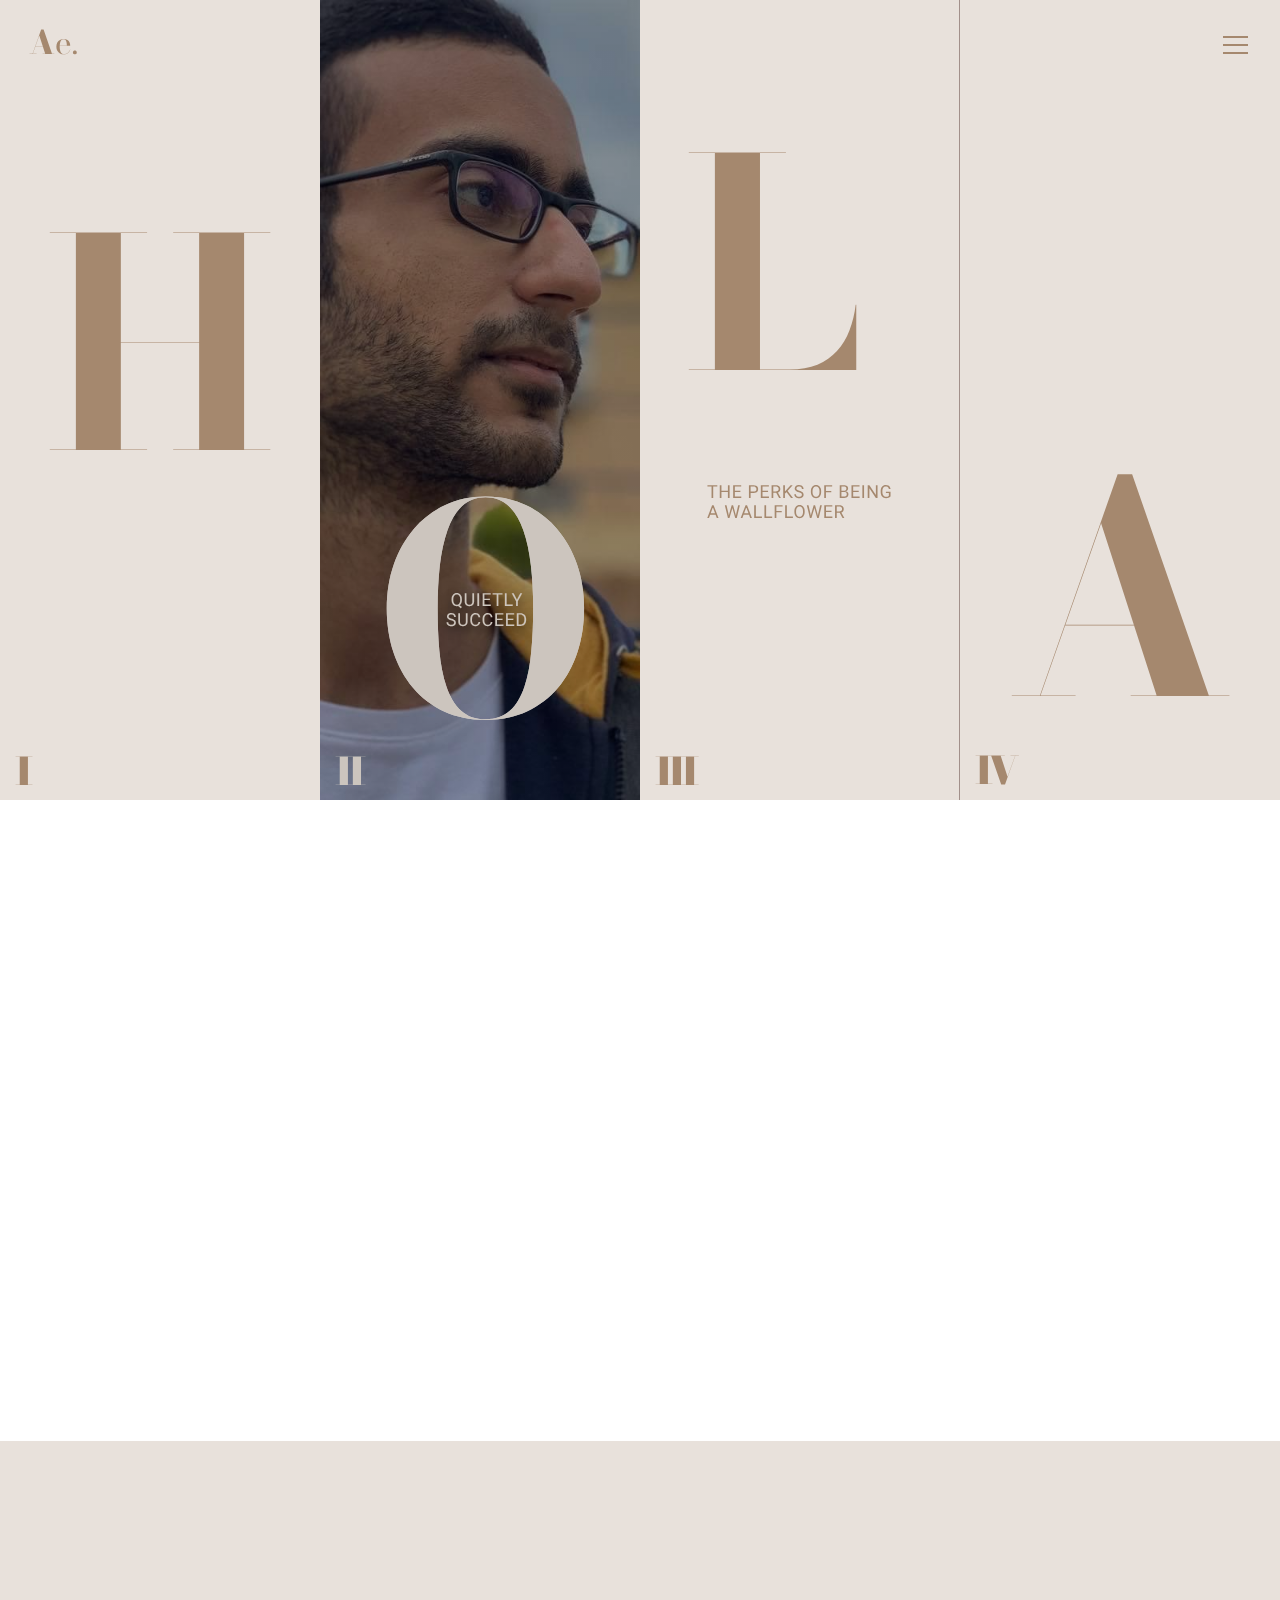
<file: index.html>
<!DOCTYPE html>
<html lang="en">

<head>
    <meta charset="UTF-8">
    <meta http-equiv="X-UA-Compatible" content="IE=edge">
    <meta name="viewport" content="width=device-width, initial-scale=1.0">
    <title>Amjad Elmahdy</title>
    <meta name="author" content="Amjad Elmahdy">
    <meta name="description"
        content="Nodejs Developer & UI / UX designer. Egyptian web developer & designer. Official Website.">
    <meta name="keywords" content="Amjad, Elmahdy, amjadelmahdy, amjad elmahdy">
    <meta name="robots" content="index, follow">
    <meta name="google-site-verification" content="Unjk_uZKUiTV2b9TJ1tKP6zkuSfROM-4ZAo1NQj3Ie0">
    <meta property="og:title" content="Amjad Elmahdy">
    <meta property="og:description" content="Nodejs Developer & UI / UX designer.">
    <meta property="og:image"
        content="https://uploads-ssl.webflow.com/62bbcb619443929af6f41db5/661794319b86098f84991430_focal-point.png">
    <meta property="og:url" content="https://amjadelmahdy.github.io/portfolio">
    <meta property="og:type" content="website">
    <link rel="stylesheet" href="css/index.css">
    <link rel="icon" href="assets/Favicon.svg">
</head>

<body>
    <!-- navbar -->
    <header>
        <nav class="show navbar">
            <a href="index.html" class="logo_container"><img src="assets/Ae.svg" alt="logo"></a>
            <div class="hamburger">
                <div class="hamburger_line"></div>
            </div>
            <ul class="nav_links">
                <li><a href="#what-i-do">About</a></li>
                <li><a href="#certificates">Certificates</a></li>
                <li><a href="#projects">Projects</a></li>
                <li><a href="#footer">Contact</a></li>
            </ul>
        </nav>
    </header>

    <!-- main-section -->
    <main>
        <!-- large-screen hero -->
        <section id="hero-focal-point">
            <div class="container">
                <div class="flexhero">
                    <div class="heroDivider">
                        <img src="assets/I.svg" alt="I" class="hero-number">
                        <img src="assets/H.svg" alt="H" class="H hero-letter">
                    </div>
                    <div class="heroDivider imageContainer">
                        <img src="assets/II.svg" alt="II" class="hero-number">
                        <img src="assets/O.svg" alt="O" class="O hero-letter">
                    </div>
                    <div class="heroDivider thirdChild">
                        <img src="assets/III.svg" alt="III" class="hero-number">
                        <img src="assets/L.svg" alt="L" class="L hero-letter">
                    </div>
                    <div class="heroDivider">
                        <img src="assets/IV.svg" alt="IV" class="hero-number">
                        <img src="assets/A.svg" alt="A" class="A hero-letter">
                    </div>
                </div>
            </div>
        </section>

        <!-- small-screen hero -->
        <section id="hero" class="colored">
            <div class="container">
                <div class="hero">
                    <div>
                        <h1>
                            Amjad Elmahdy,<br>
                            <span class="high-lighted-parent"><span class="high-lighted">Web
                                    Desinger</span>
                            </span><br>
                            &
                            <span class="high-lighted-parent"><span class="high-lighted">Developer.</span></span>
                        </h1>
                        <p class="hero-paragraph">
                            The Perks of Being a Wallflower.
                        </p>
                        <div class="button-wrapper">
                            <a href="#projects">
                                <div class="button-primary">See Projects</div>
                            </a>
                        </div>
                    </div>
                </div>
            </div>
        </section>

        <!-- about me -->
        <section id="what-i-do" class="middle-section">
            <div class="container">
                <div class="flexbox">
                    <div class="left-box">
                        <p class="job-title">Full-Stack</p>
                        <h2 class="name-heading">Amjad Elmahdy</h2>
                        <h2 class="what-i-do-heading">What I Do</h2>
                    </div>
                    <div class="right-box">
                        <div class="upper-box">
                            <h3 class="high-lighted-parent">
                                <span class="high-lighted">PEAN Stack</span>
                            </h3>
                            <p class="m-20m">
                                Built web applications with RESTful API & PostgreSQL
                                connection that have authentication and authorization
                                middleware. Including JWT, CORS, and Unit Testing.
                            </p>
                        </div>
                        <div class="lower-box">
                            <h3 class="high-lighted-parent">
                                <span class="high-lighted">IT Consultant</span>
                            </h3>
                            <p class="m-20m">
                                Worked as an IT Consultant @Orange Egypt<br>Smart Village.
                            </p>
                        </div>
                    </div>
                </div>
            </div>
        </section>

        <!-- acquired certificates -->
        <section id="certificates" class="colored">
            <div class="container">
                <div class="flexbox p-60-top-bottom column">
                    <h2 class="ctf-heading">Certificates</h2>
                    <div class="flexbox">
                        <div class="ctf-card">
                            <h4 class="ctf-provider">Udacity</h4>
                            <p class="ctf-description">
                                Nanodegree Program: Angular Development
                            </p>
                            <button class="button-secondary frontend">
                                Show Certificate
                            </button>
                        </div>
                        <div class="ctf-card">
                            <h4 class="ctf-provider">Udacity</h4>
                            <p class="ctf-description">
                                Nanodegree Program: Advanced Full-Stack Development
                            </p>
                            <button class="button-secondary fullstack">
                                Show Certificate
                            </button>
                        </div>
                        <div class="ctf-card">
                            <h4 class="ctf-provider">Udemy</h4>
                            <p class="ctf-description">
                                Web Design: Figma & Webflow Development
                            </p>
                            <button class="button-secondary user-interface">
                                Show Certificate
                            </button>
                        </div>
                    </div>
                </div>
                <div class="overlay is-hidden">
                    <div class="close">
                        <img src="assets/exit.svg" alt="exit-button">
                    </div>
                    <div class="carousel">
                        <div class="carousel__track-container">
                            <ul class="carousel__track">
                                <li class="carousel__slide current-slide">
                                    <a href="https://www.udacity.com/certificate/e/5c332394-1352-11ed-856d-c3477b8a131a"
                                        target="_blank">
                                        <img src="assets/9a80697a-7673-4434-a30c-1378ab829dd5.svg"
                                            alt="Angular certificate">
                                    </a>
                                </li>
                                <li class="carousel__slide">
                                    <a href="https://www.udacity.com/certificate/e/41083cec-843e-11ec-8dc6-7f71ee349eee"
                                        target="_blank">
                                        <img src="assets/bdbc34a3-68b0-4def-b763-f0895cce2d4f.svg"
                                            alt="fullstack certificate">
                                    </a>
                                </li>
                                <li class="carousel__slide">
                                    <a href="https://www.udemy.com/certificate/UC-90e83a62-c7b1-4cb4-aeb0-c6fdd27969ec"
                                        target="_blank">
                                        <img src="assets/UC-90e83a62-c7b1-4cb4-aeb0-c6fdd27969ec.jpg"
                                            alt="udemy certificate">
                                    </a>
                                </li>
                            </ul>
                        </div>
                        <button class="carousel__button carousel__button--prev is-hidden">
                            <img src="assets/arrow-back.svg" alt="arrow-back">
                        </button>
                        <button class="carousel__button carousel__button--next">
                            <img src="assets/arrow-forward.svg" alt="arrow-forward">
                        </button>
                        <div class="carousel__nav"></div>
                    </div>
                </div>
            </div>
        </section>

        <!-- completed projects -->
        <section id="projects" class="middle-section">
            <div class="container max-width-1160">
                <figure class="project">
                    <div class="grid">
                        <div class="grid-upper">
                            <p class="title-caption">Latest Work</p>
                            <h3 class="project-title">Team App Website</h3>
                            <div class="tags">
                                <div class="tag colored">Web Design</div>
                                <div class="tag colored">Webflow & Figma</div>
                                <div class="tag colored">Concept</div>
                            </div>
                        </div>
                        <div class="grid-lower">
                            <p>
                                Full website design and build for a concept team collaboration
                                platform with an integrated Blog.
                                Blazing-fast experience with webflow CMS technology and
                                AWS hosting.
                            </p>
                            <div class="button-wrapper">
                                <a href="./website/teamapp.html">
                                    <div class="button-primary">See This Project</div>
                                </a>
                            </div>
                        </div>
                        <a href="./website/teamapp.html" class="grid-image">
                            <img src="assets/Team-edit-color-min.jpg" class="project-image" alt="project-show-case">
                            <img src="assets/dot-pattern.png" class="dots" alt="dots">
                            <div class="arrow-mockup">
                                <div class="mockup-text">See this project</div>
                                <div class="arrow-wrapper">
                                    <img src="./assets/arrow-forward-18px.svg" class="arrow" alt="arrow-forward">
                                </div>
                            </div>
                        </a>
                    </div>
                </figure>
                <figure class="project">
                    <div class="grid">
                        <div class="grid-upper">
                            <p class="title-caption">Latest Work</p>
                            <h3 class="project-title">Chat App Website</h3>
                            <div class="tags">
                                <div class="tag colored">Web Design</div>
                                <div class="tag colored">Webflow & Figma</div>
                                <div class="tag colored">Concept</div>
                            </div>
                        </div>
                        <div class="grid-lower">
                            <p>
                                Homepage design and build for a concept
                                chat application. Designing, Building, and then adjusting responsiveness using webflow
                                technology.
                            </p>
                            <div class="button-wrapper">
                                <a href="./website/chatapp.html">
                                    <div class="button-primary">See This Project</div>
                                </a>
                            </div>
                        </div>
                        <a href="./website/chatapp.html" class="grid-image">
                            <img src="assets/Chat-App.jpg" class="project-image" alt="project-show-case">
                            <img src="assets/dot-pattern.png" class="dots" alt="dots">
                            <div class="arrow-mockup">
                                <div class="mockup-text">See this project</div>
                                <div class="arrow-wrapper">
                                    <img src="./assets/arrow-forward-18px.svg" class="arrow" alt="arrow-forward">
                                </div>
                            </div>
                        </a>
                    </div>
                </figure>
            </div>
        </section>
        <div id="to-top" class="container">
            <a href="#">
                <svg xmlns="http://www.w3.org/2000/svg" width="16" height="16" fill="currentColor"
                    class="bi bi-arrow-up" viewBox="0 0 16 16">
                    <path fill-rule="evenodd"
                        d="M8 15a.5.5 0 0 0 .5-.5V2.707l3.146 3.147a.5.5 0 0 0 .708-.708l-4-4a.5.5 0 0 0-.708 0l-4 4a.5.5 0 1 0 .708.708L7.5 2.707V14.5a.5.5 0 0 0 .5.5" />
                </svg>
            </a>
        </div>
    </main>

    <!-- footer -->
    <footer>
        <section id="footer" class="colored">
            <div class="container">
                <div class="footer-container">
                    <a href="index.html" class="footer-logo">
                        <img src="./assets/Ae.svg" alt="Logo">
                    </a>
                    <p>
                        Make a modern website for a business, startup, or personal use.
                        <br>
                        Get in touch.
                    </p>
                    <ul class="footer-links">
                        <li>
                            <a href="https://www.linkedin.com/in/amjadelmahdy/" target="_blank">
                                <svg xmlns="http://www.w3.org/2000/svg" width="16" height="16" fill="currentColor"
                                    class="bi bi-linkedin" viewBox="0 0 16 16">
                                    <path
                                        d="M0 1.146C0 .513.526 0 1.175 0h13.65C15.474 0 16 .513 16 1.146v13.708c0 .633-.526 1.146-1.175 1.146H1.175C.526 16 0 15.487 0 14.854zm4.943 12.248V6.169H2.542v7.225zm-1.2-8.212c.837 0 1.358-.554 1.358-1.248-.015-.709-.52-1.248-1.342-1.248S2.4 3.226 2.4 3.934c0 .694.521 1.248 1.327 1.248zm4.908 8.212V9.359c0-.216.016-.432.08-.586.173-.431.568-.878 1.232-.878.869 0 1.216.662 1.216 1.634v3.865h2.401V9.25c0-2.22-1.184-3.252-2.764-3.252-1.274 0-1.845.7-2.165 1.193v.025h-.016l.016-.025V6.169h-2.4c.03.678 0 7.225 0 7.225z" />
                                </svg>
                            </a>
                        </li>
                        <li>
                            <a href="https://github.com/amjadelmahdy" target="_blank">
                                <svg xmlns="http://www.w3.org/2000/svg" width="16" height="16" fill="currentColor"
                                    class="bi bi-github" viewBox="0 0 16 16">
                                    <path
                                        d="M8 0C3.58 0 0 3.58 0 8c0 3.54 2.29 6.53 5.47 7.59.4.07.55-.17.55-.38 0-.19-.01-.82-.01-1.49-2.01.37-2.53-.49-2.69-.94-.09-.23-.48-.94-.82-1.13-.28-.15-.68-.52-.01-.53.63-.01 1.08.58 1.23.82.72 1.21 1.87.87 2.33.66.07-.52.28-.87.51-1.07-1.78-.2-3.64-.89-3.64-3.95 0-.87.31-1.59.82-2.15-.08-.2-.36-1.02.08-2.12 0 0 .67-.21 2.2.82.64-.18 1.32-.27 2-.27s1.36.09 2 .27c1.53-1.04 2.2-.82 2.2-.82.44 1.1.16 1.92.08 2.12.51.56.82 1.27.82 2.15 0 3.07-1.87 3.75-3.65 3.95.29.25.54.73.54 1.48 0 1.07-.01 1.93-.01 2.2 0 .21.15.46.55.38A8.01 8.01 0 0 0 16 8c0-4.42-3.58-8-8-8" />
                                </svg>
                            </a>
                        </li>
                        <li>
                            <a href="https://x.com/amjadelmahdy" target="_blank">
                                <svg xmlns="http://www.w3.org/2000/svg" width="16" height="16" fill="currentColor"
                                    class="bi bi-twitter-x" viewBox="0 0 16 16">
                                    <path
                                        d="M12.6.75h2.454l-5.36 6.142L16 15.25h-4.937l-3.867-5.07-4.425 5.07H.316l5.733-6.57L0 .75h5.063l3.495 4.633L12.601.75Zm-.86 13.028h1.36L4.323 2.145H2.865z" />
                                </svg>
                            </a>
                        </li>
                        <li>
                            <a href="mailto:elmahdyamjad@gmail.com">
                                <svg xmlns="http://www.w3.org/2000/svg" width="16" height="16" fill="currentColor"
                                    class="bi bi-envelope" viewBox="0 0 16 16">
                                    <path
                                        d="M0 4a2 2 0 0 1 2-2h12a2 2 0 0 1 2 2v8a2 2 0 0 1-2 2H2a2 2 0 0 1-2-2zm2-1a1 1 0 0 0-1 1v.217l7 4.2 7-4.2V4a1 1 0 0 0-1-1zm13 2.383-4.708 2.825L15 11.105zm-.034 6.876-5.64-3.471L8 9.583l-1.326-.795-5.64 3.47A1 1 0 0 0 2 13h12a1 1 0 0 0 .966-.741M1 11.105l4.708-2.897L1 5.383z" />
                                </svg>
                            </a>
                        </li>
                    </ul>
                </div>
            </div>
        </section>
    </footer>
    <script src="js/main.js" defer></script>
    <script src="js/animate.js" defer></script>
</body>

</html>
</file>
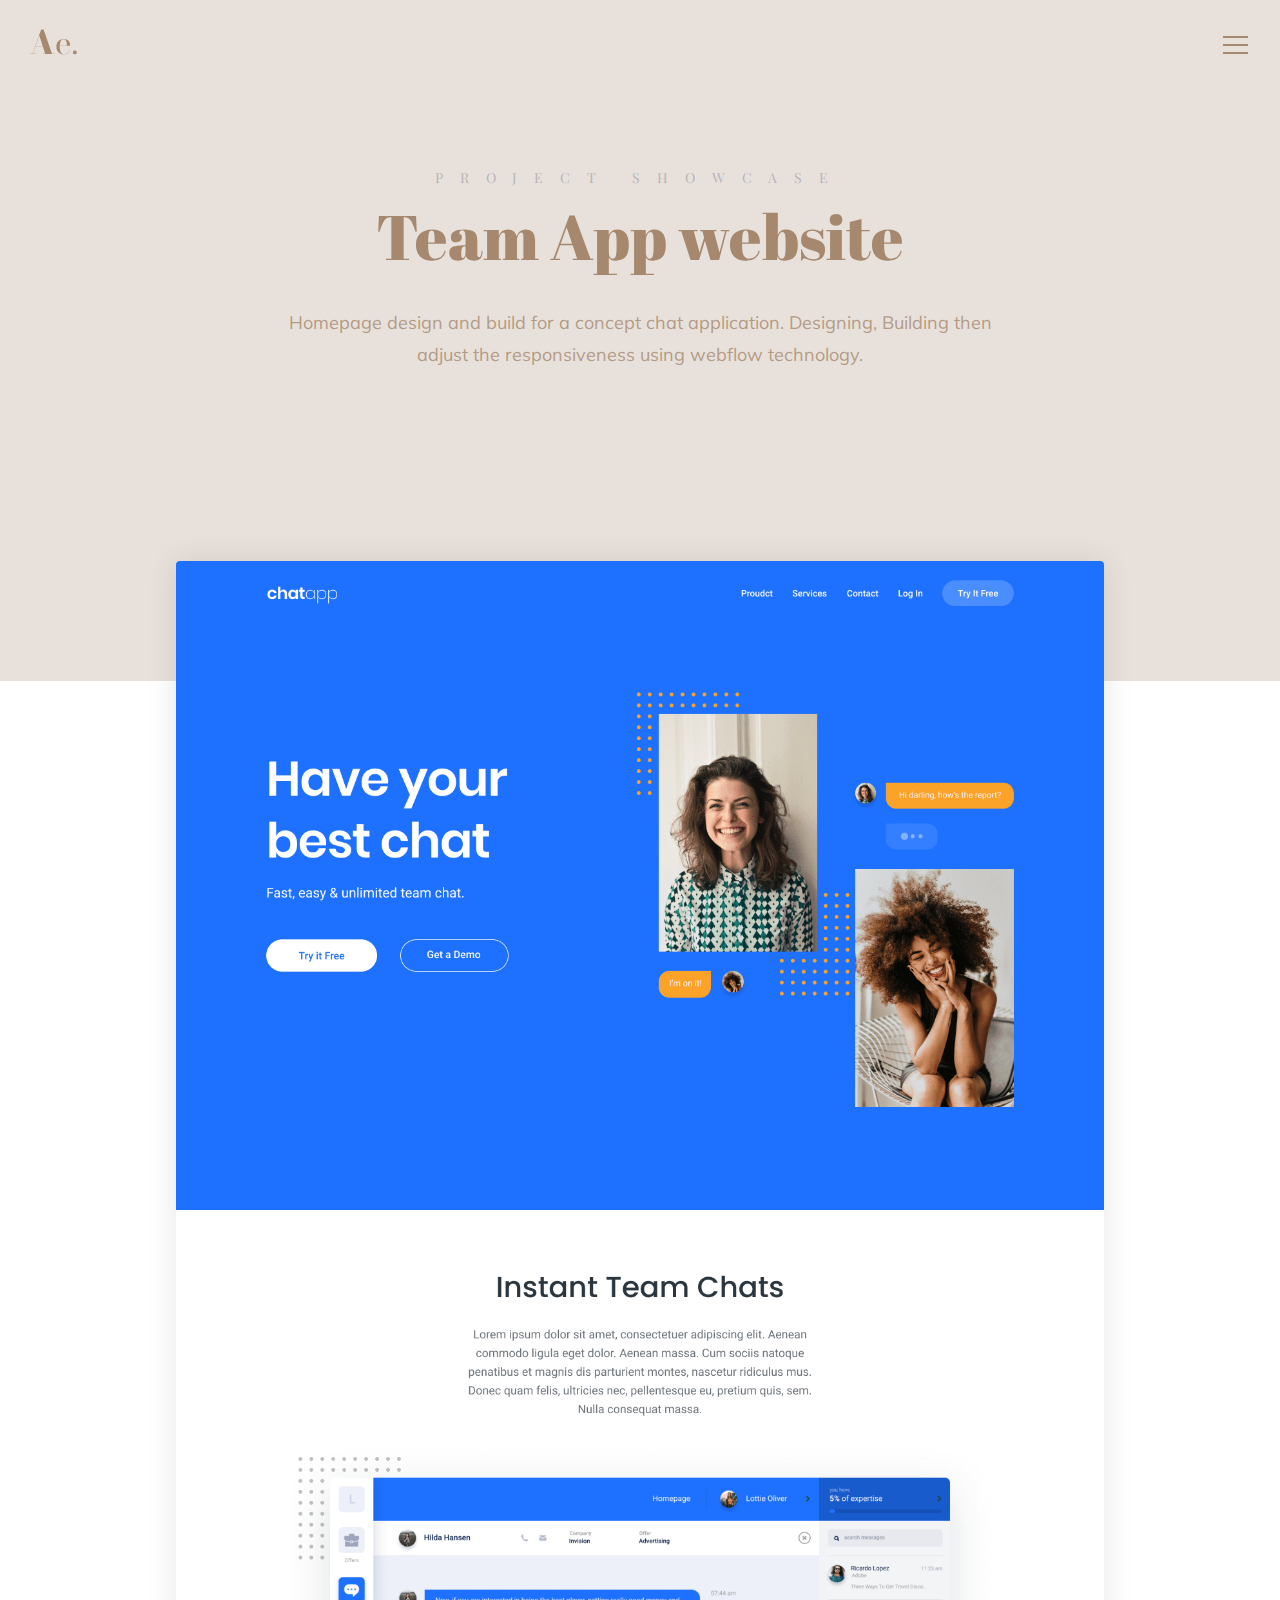
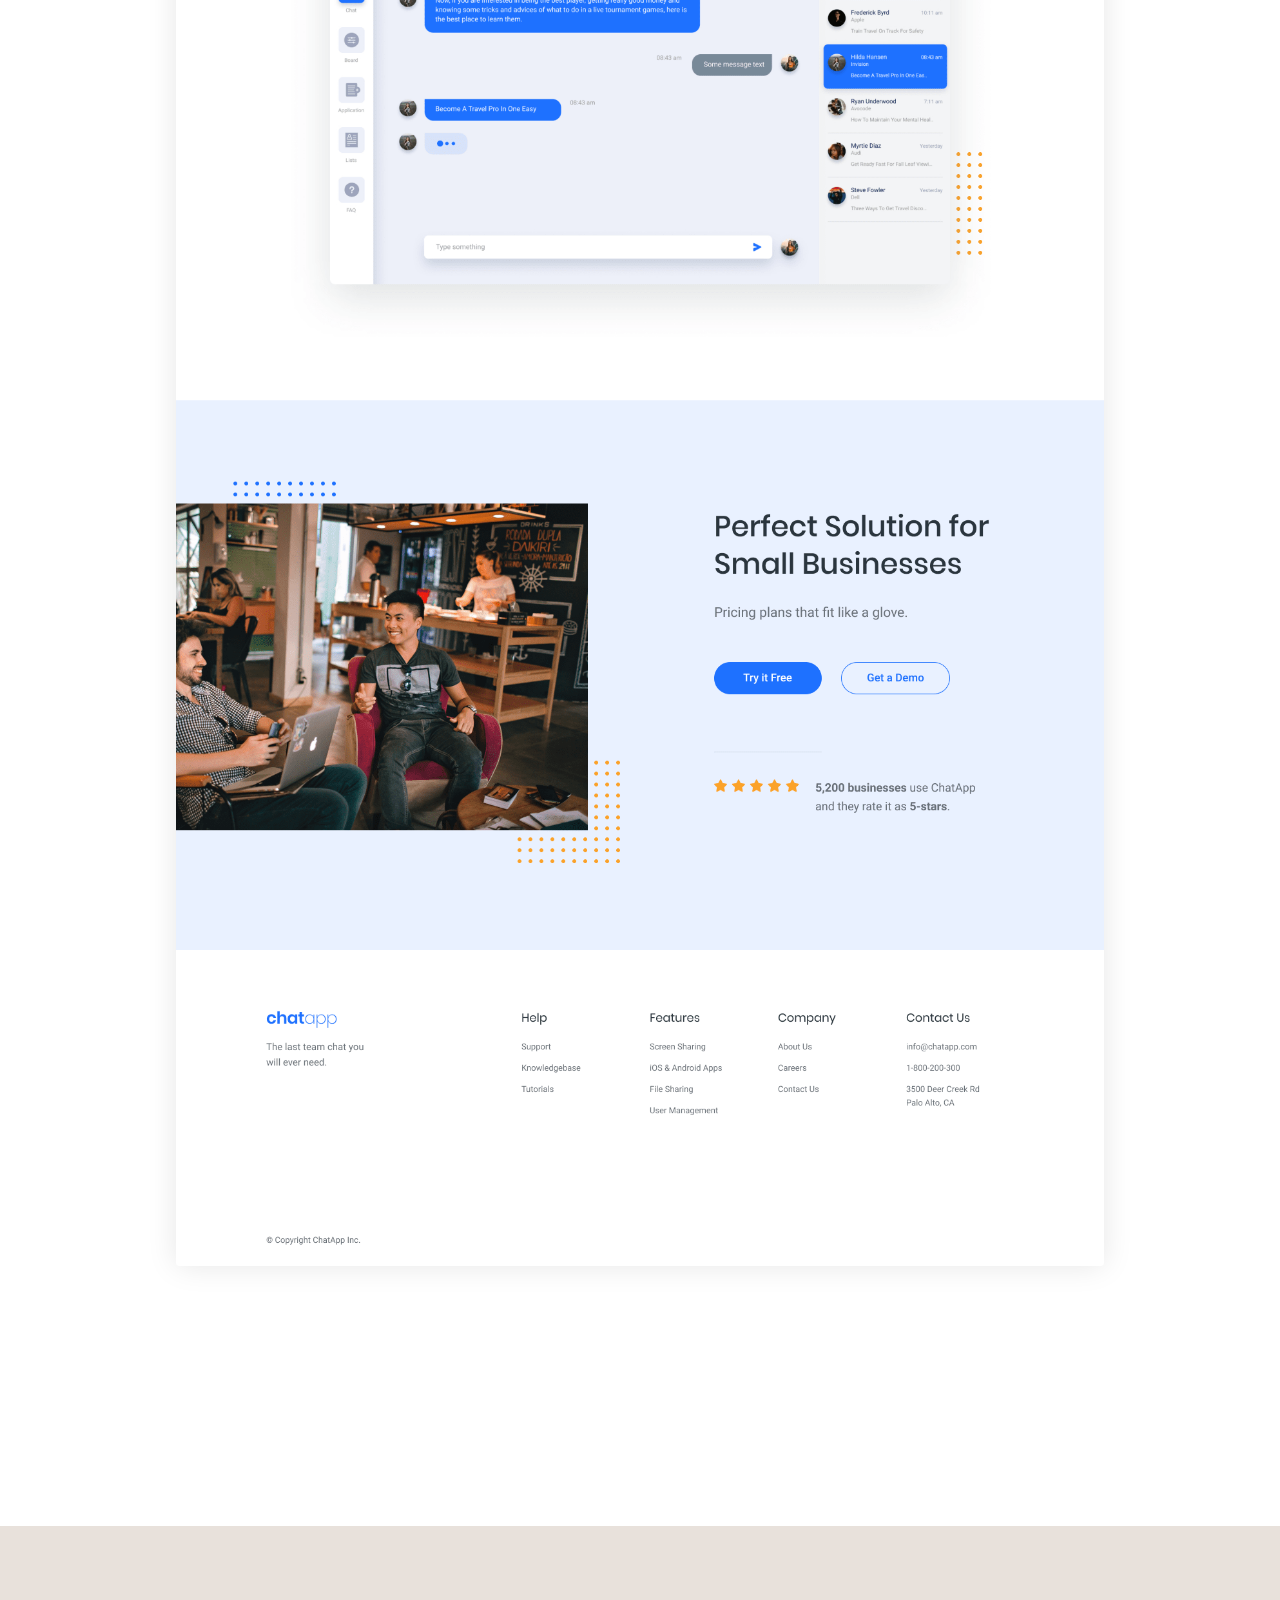
<file: website/chatapp.html>
<!DOCTYPE html>
<html lang="en">

<head>
    <meta charset="UTF-8">
    <meta http-equiv="X-UA-Compatible" content="IE=edge">
    <meta name="viewport" content="width=device-width, initial-scale=1.0">
    <title>Chat App</title>
    <meta name="author" content="Amjad Elmahdy">
    <meta name="description"
        content="Nodejs Developer & UI / UX designer. Egyptian web developer & designer. Official Website.">
    <meta name="keywords" content="Amjad, Elmahdy, amjadelmahdy, amjad elmahdy">
    <meta name="robots" content="index, follow">
    <meta property="og:title" content="Amjad Elmahdy">
    <meta property="og:description" content="Nodejs Developer & UI / UX designer.">
    <meta property="og:image"
        content="https://uploads-ssl.webflow.com/62bbcb619443929af6f41db5/661794319b86098f84991430_focal-point.png">
    <meta property="og:url" content="https://amjadelmahdy.github.io/portfolio">
    <meta property="og:type" content="website">
    <link rel="stylesheet" href="../css/index.css">
    <link rel="icon" href="../assets/Favicon.svg">
</head>

<body>

    <!-- navbar -->
    <header>
        <nav class="show navbar">
            <a href="../index.html" class="logo_container"><img src="../assets/Ae.svg" alt="logo"></a>
            <div class="hamburger">
                <div class="hamburger_line"></div>
            </div>
            <ul class="nav_links">
                <li><a href="../index.html#what-i-do">About</a></li>
                <li><a href="../index.html#certificates">Certificates</a></li>
                <li><a href="../index.html#projects">Projects</a></li>
                <li><a href="#footer">Contact</a></li>
            </ul>
        </nav>
    </header>

    <!-- main-section -->
    <main>
        <section class="header">
            <div id="top" class="header-wrapper">
                <div class="container show-case top">
                    <h4 class="show-case">project showcase</h4>
                    <h1 class="show-case">Team App website</h1>
                    <p>
                        Homepage design and build for a concept
                        chat application. Designing, Building then adjust the responsiveness using webflow
                        technology.
                    </p>
                    <a href="#" target="_blank" class="is-hidden">
                        visit live site →
                    </a>
                </div>
            </div>
        </section>
        <section id="screen" class="middle-section">
            <div class="container show-case screen-container">
                <img src="../assets/chatapp.png" alt="project picutre">
            </div>
        </section>
        <div id="to-top" class="container">
            <a href="#">
                <svg xmlns="http://www.w3.org/2000/svg" width="16" height="16" fill="currentColor"
                    class="bi bi-arrow-up" viewBox="0 0 16 16">
                    <path fill-rule="evenodd"
                        d="M8 15a.5.5 0 0 0 .5-.5V2.707l3.146 3.147a.5.5 0 0 0 .708-.708l-4-4a.5.5 0 0 0-.708 0l-4 4a.5.5 0 1 0 .708.708L7.5 2.707V14.5a.5.5 0 0 0 .5.5" />
                </svg>
            </a>
        </div>
    </main>

    <!-- footer -->
    <footer>
        <section id="footer" class="colored">
            <div class="container">
                <div class="footer-container">
                    <a href="../index.html" class="footer-logo">
                        <img src="../assets/Ae.svg" alt="Logo">
                    </a>
                    <p>
                        Make a modern website for a business, startup, or personal use.
                        <br>
                        Get in touch.
                    </p>
                    <ul class="footer-links">
                        <li>
                            <a href="https://www.linkedin.com/in/amjadelmahdy/" target="_blank">
                                <svg xmlns="http://www.w3.org/2000/svg" width="16" height="16" fill="currentColor"
                                    class="bi bi-linkedin" viewBox="0 0 16 16">
                                    <path
                                        d="M0 1.146C0 .513.526 0 1.175 0h13.65C15.474 0 16 .513 16 1.146v13.708c0 .633-.526 1.146-1.175 1.146H1.175C.526 16 0 15.487 0 14.854zm4.943 12.248V6.169H2.542v7.225zm-1.2-8.212c.837 0 1.358-.554 1.358-1.248-.015-.709-.52-1.248-1.342-1.248S2.4 3.226 2.4 3.934c0 .694.521 1.248 1.327 1.248zm4.908 8.212V9.359c0-.216.016-.432.08-.586.173-.431.568-.878 1.232-.878.869 0 1.216.662 1.216 1.634v3.865h2.401V9.25c0-2.22-1.184-3.252-2.764-3.252-1.274 0-1.845.7-2.165 1.193v.025h-.016l.016-.025V6.169h-2.4c.03.678 0 7.225 0 7.225z" />
                                </svg>
                            </a>
                        </li>
                        <li>
                            <a href="https://github.com/amjadelmahdy" target="_blank">
                                <svg xmlns="http://www.w3.org/2000/svg" width="16" height="16" fill="currentColor"
                                    class="bi bi-github" viewBox="0 0 16 16">
                                    <path
                                        d="M8 0C3.58 0 0 3.58 0 8c0 3.54 2.29 6.53 5.47 7.59.4.07.55-.17.55-.38 0-.19-.01-.82-.01-1.49-2.01.37-2.53-.49-2.69-.94-.09-.23-.48-.94-.82-1.13-.28-.15-.68-.52-.01-.53.63-.01 1.08.58 1.23.82.72 1.21 1.87.87 2.33.66.07-.52.28-.87.51-1.07-1.78-.2-3.64-.89-3.64-3.95 0-.87.31-1.59.82-2.15-.08-.2-.36-1.02.08-2.12 0 0 .67-.21 2.2.82.64-.18 1.32-.27 2-.27s1.36.09 2 .27c1.53-1.04 2.2-.82 2.2-.82.44 1.1.16 1.92.08 2.12.51.56.82 1.27.82 2.15 0 3.07-1.87 3.75-3.65 3.95.29.25.54.73.54 1.48 0 1.07-.01 1.93-.01 2.2 0 .21.15.46.55.38A8.01 8.01 0 0 0 16 8c0-4.42-3.58-8-8-8" />
                                </svg>
                            </a>
                        </li>
                        <li>
                            <a href="https://x.com/amjadelmahdy" target="_blank">
                                <svg xmlns="http://www.w3.org/2000/svg" width="16" height="16" fill="currentColor"
                                    class="bi bi-twitter-x" viewBox="0 0 16 16">
                                    <path
                                        d="M12.6.75h2.454l-5.36 6.142L16 15.25h-4.937l-3.867-5.07-4.425 5.07H.316l5.733-6.57L0 .75h5.063l3.495 4.633L12.601.75Zm-.86 13.028h1.36L4.323 2.145H2.865z" />
                                </svg>
                            </a>
                        </li>
                        <li>
                            <a href="mailto:elmahdyamjad@gmail.com">
                                <svg xmlns="http://www.w3.org/2000/svg" width="16" height="16" fill="currentColor"
                                    class="bi bi-envelope" viewBox="0 0 16 16">
                                    <path
                                        d="M0 4a2 2 0 0 1 2-2h12a2 2 0 0 1 2 2v8a2 2 0 0 1-2 2H2a2 2 0 0 1-2-2zm2-1a1 1 0 0 0-1 1v.217l7 4.2 7-4.2V4a1 1 0 0 0-1-1zm13 2.383-4.708 2.825L15 11.105zm-.034 6.876-5.64-3.471L8 9.583l-1.326-.795-5.64 3.47A1 1 0 0 0 2 13h12a1 1 0 0 0 .966-.741M1 11.105l4.708-2.897L1 5.383z" />
                                </svg>
                            </a>
                        </li>
                    </ul>
                </div>
            </div>
        </section>
    </footer>
    <script src="../js/show-case.js" defer>
    </script>
    <script src="../js/animate.js" defer></script>
</body>

</html>
</file>
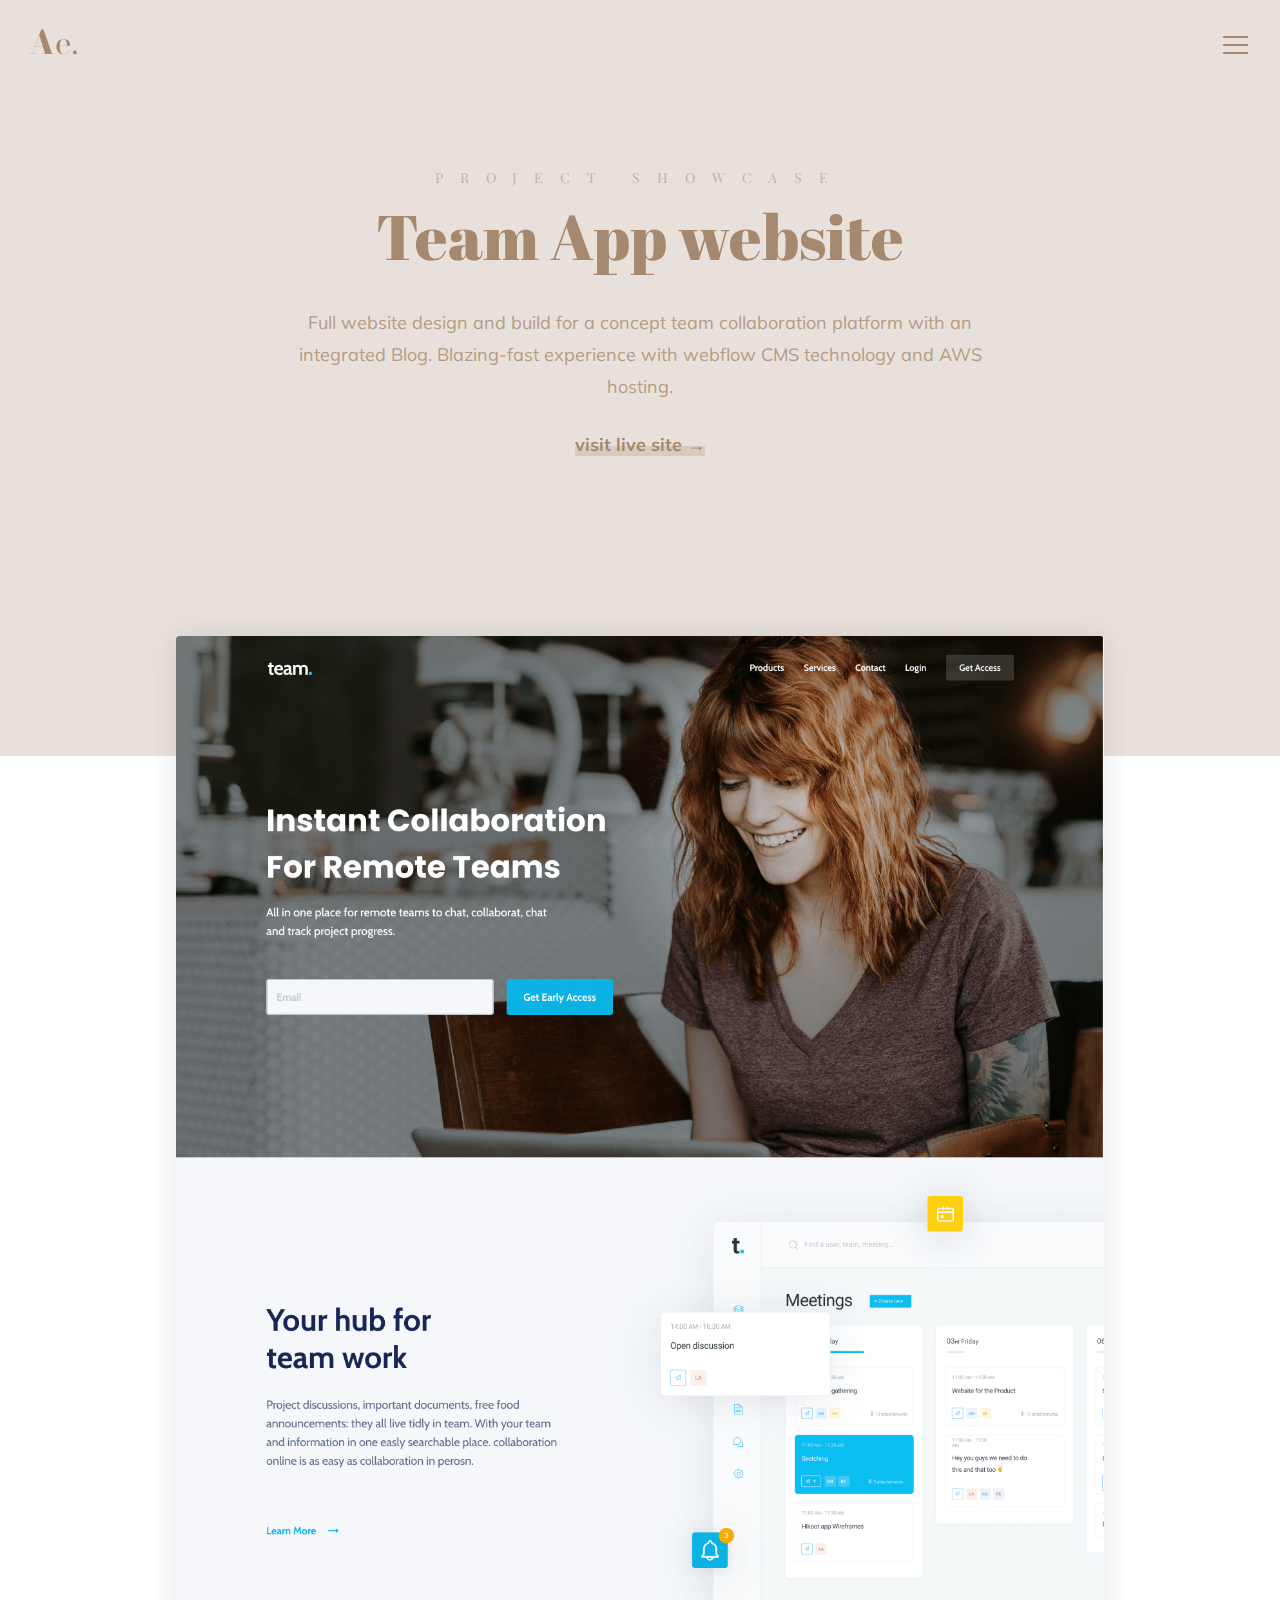
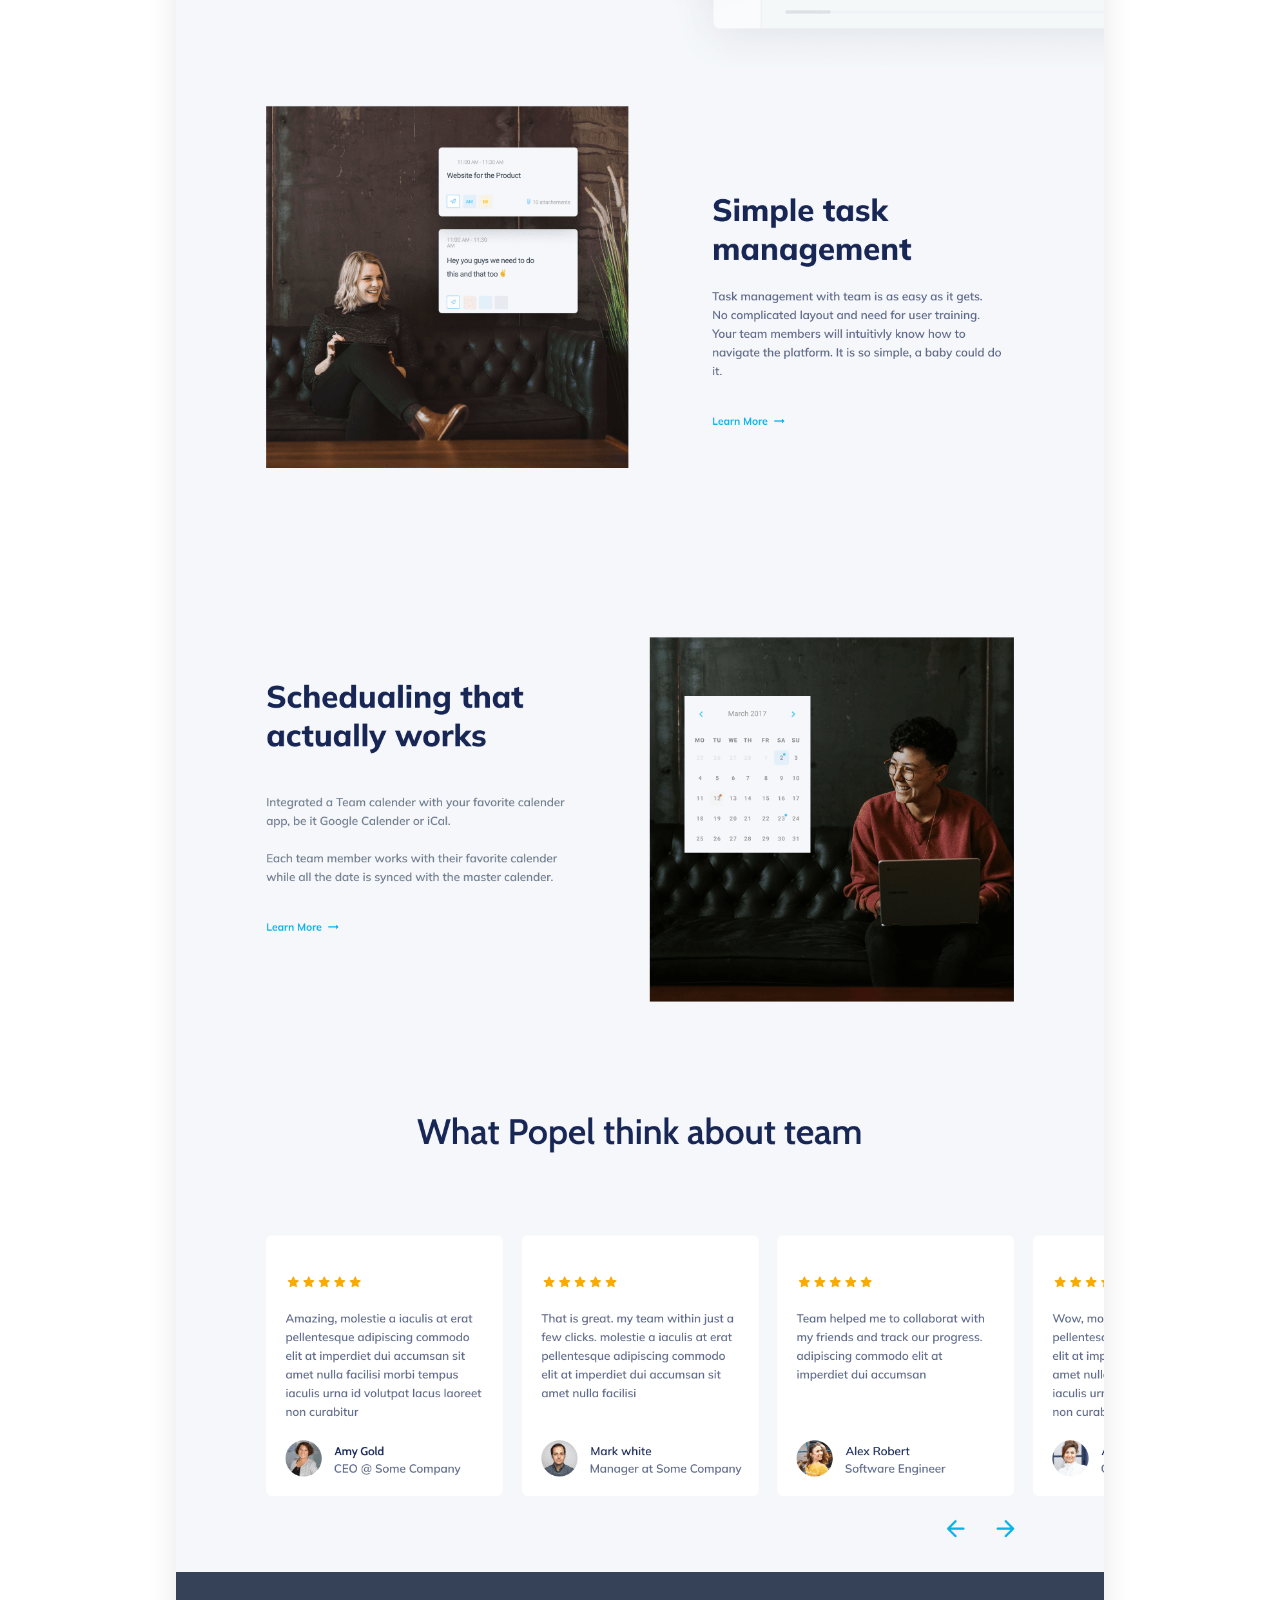
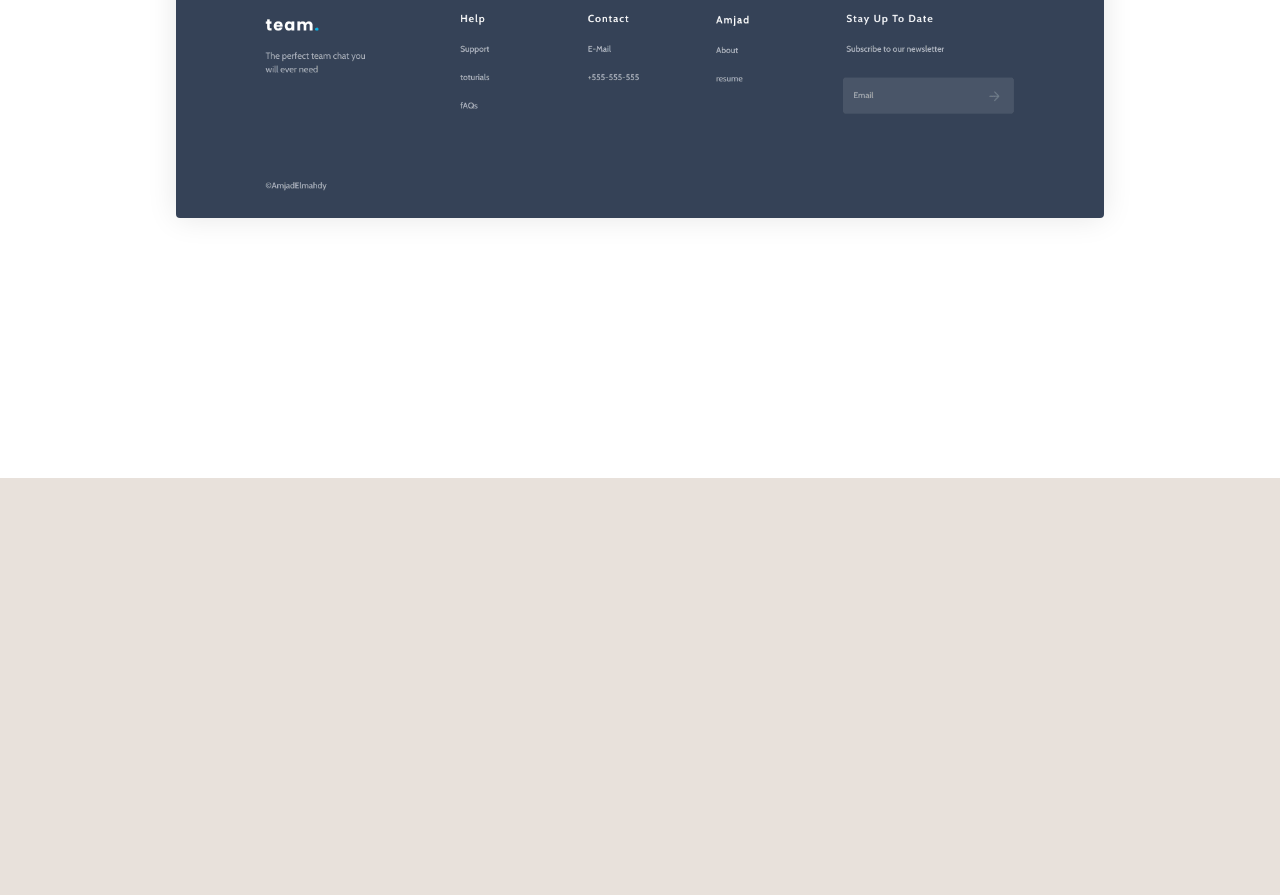
<file: website/teamapp.html>
<!DOCTYPE html>
<html lang="en">

<head>
    <meta charset="UTF-8">
    <meta http-equiv="X-UA-Compatible" content="IE=edge">
    <meta name="viewport" content="width=device-width, initial-scale=1.0">
    <title>Team App</title>
    <meta name="author" content="Amjad Elmahdy">
    <meta name="description"
        content="Nodejs Developer & UI / UX designer. Egyptian web developer & designer. Official Website.">
    <meta name="keywords" content="Amjad, Elmahdy, amjadelmahdy, amjad elmahdy">
    <meta name="robots" content="index, follow">
    <meta property="og:title" content="Amjad Elmahdy">
    <meta property="og:description" content="Nodejs Developer & UI / UX designer.">
    <meta property="og:image"
        content="https://uploads-ssl.webflow.com/62bbcb619443929af6f41db5/661794319b86098f84991430_focal-point.png">
    <meta property="og:url" content="https://amjadelmahdy.github.io/portfolio">
    <meta property="og:type" content="website">
    <link rel="stylesheet" href="../css/index.css">
    <link rel="icon" href="../assets/Favicon.svg">
</head>

<body>

    <!-- navbar -->
    <header>
        <nav class="show navbar">
            <a href="../index.html" class="logo_container"><img src="../assets/Ae.svg" alt="logo"></a>
            <div class="hamburger">
                <div class="hamburger_line"></div>
            </div>
            <ul class="nav_links">
                <li><a href="../index.html#what-i-do">About</a></li>
                <li><a href="../index.html#certificates">Certificates</a></li>
                <li><a href="../index.html#projects">Projects</a></li>
                <li><a href="#footer">Contact</a></li>
            </ul>
        </nav>
    </header>

    <!-- main-section -->
    <main>
        <section class="header">
            <div id="top" class="header-wrapper">
                <div class="container show-case top">
                    <h4 class="show-case">project showcase</h4>
                    <h1 class="show-case">Team App website</h1>
                    <p>
                        Full website design and build for a concept team collaboration
                        platform with an integrated Blog.
                        Blazing-fast experience with webflow CMS technology and
                        AWS hosting.
                    </p>
                    <a href="https://team-app-portfolio-amjadelmahdy.webflow.io/" target="_blank">
                        visit live site →
                    </a>
                </div>
            </div>
        </section>
        <section id="screen" class="middle-section">
            <div class="container show-case screen-container">
                <img src="../assets/teamapp.png" alt="project picutre">
            </div>
        </section>
        <div id="to-top" class="container">
            <a href="#">
                <svg xmlns="http://www.w3.org/2000/svg" width="16" height="16" fill="currentColor"
                    class="bi bi-arrow-up" viewBox="0 0 16 16">
                    <path fill-rule="evenodd"
                        d="M8 15a.5.5 0 0 0 .5-.5V2.707l3.146 3.147a.5.5 0 0 0 .708-.708l-4-4a.5.5 0 0 0-.708 0l-4 4a.5.5 0 1 0 .708.708L7.5 2.707V14.5a.5.5 0 0 0 .5.5" />
                </svg>
            </a>
        </div>
    </main>

    <!-- footer -->
    <footer>
        <section id="footer" class="colored">
            <div class="container">
                <div class="footer-container">
                    <a href="../index.html" class="footer-logo">
                        <img src="../assets/Ae.svg" alt="Logo">
                    </a>
                    <p>
                        Make a modern website for a business, startup, or personal use.
                        <br>
                        Get in touch.
                    </p>
                    <ul class="footer-links">
                        <li>
                            <a href="https://www.linkedin.com/in/amjadelmahdy/" target="_blank">
                                <svg xmlns="http://www.w3.org/2000/svg" width="16" height="16" fill="currentColor"
                                    class="bi bi-linkedin" viewBox="0 0 16 16">
                                    <path
                                        d="M0 1.146C0 .513.526 0 1.175 0h13.65C15.474 0 16 .513 16 1.146v13.708c0 .633-.526 1.146-1.175 1.146H1.175C.526 16 0 15.487 0 14.854zm4.943 12.248V6.169H2.542v7.225zm-1.2-8.212c.837 0 1.358-.554 1.358-1.248-.015-.709-.52-1.248-1.342-1.248S2.4 3.226 2.4 3.934c0 .694.521 1.248 1.327 1.248zm4.908 8.212V9.359c0-.216.016-.432.08-.586.173-.431.568-.878 1.232-.878.869 0 1.216.662 1.216 1.634v3.865h2.401V9.25c0-2.22-1.184-3.252-2.764-3.252-1.274 0-1.845.7-2.165 1.193v.025h-.016l.016-.025V6.169h-2.4c.03.678 0 7.225 0 7.225z" />
                                </svg>
                            </a>
                        </li>
                        <li>
                            <a href="https://github.com/amjadelmahdy" target="_blank">
                                <svg xmlns="http://www.w3.org/2000/svg" width="16" height="16" fill="currentColor"
                                    class="bi bi-github" viewBox="0 0 16 16">
                                    <path
                                        d="M8 0C3.58 0 0 3.58 0 8c0 3.54 2.29 6.53 5.47 7.59.4.07.55-.17.55-.38 0-.19-.01-.82-.01-1.49-2.01.37-2.53-.49-2.69-.94-.09-.23-.48-.94-.82-1.13-.28-.15-.68-.52-.01-.53.63-.01 1.08.58 1.23.82.72 1.21 1.87.87 2.33.66.07-.52.28-.87.51-1.07-1.78-.2-3.64-.89-3.64-3.95 0-.87.31-1.59.82-2.15-.08-.2-.36-1.02.08-2.12 0 0 .67-.21 2.2.82.64-.18 1.32-.27 2-.27s1.36.09 2 .27c1.53-1.04 2.2-.82 2.2-.82.44 1.1.16 1.92.08 2.12.51.56.82 1.27.82 2.15 0 3.07-1.87 3.75-3.65 3.95.29.25.54.73.54 1.48 0 1.07-.01 1.93-.01 2.2 0 .21.15.46.55.38A8.01 8.01 0 0 0 16 8c0-4.42-3.58-8-8-8" />
                                </svg>
                            </a>
                        </li>
                        <li>
                            <a href="https://x.com/amjadelmahdy" target="_blank">
                                <svg xmlns="http://www.w3.org/2000/svg" width="16" height="16" fill="currentColor"
                                    class="bi bi-twitter-x" viewBox="0 0 16 16">
                                    <path
                                        d="M12.6.75h2.454l-5.36 6.142L16 15.25h-4.937l-3.867-5.07-4.425 5.07H.316l5.733-6.57L0 .75h5.063l3.495 4.633L12.601.75Zm-.86 13.028h1.36L4.323 2.145H2.865z" />
                                </svg>
                            </a>
                        </li>
                        <li>
                            <a href="mailto:elmahdyamjad@gmail.com">
                                <svg xmlns="http://www.w3.org/2000/svg" width="16" height="16" fill="currentColor"
                                    class="bi bi-envelope" viewBox="0 0 16 16">
                                    <path
                                        d="M0 4a2 2 0 0 1 2-2h12a2 2 0 0 1 2 2v8a2 2 0 0 1-2 2H2a2 2 0 0 1-2-2zm2-1a1 1 0 0 0-1 1v.217l7 4.2 7-4.2V4a1 1 0 0 0-1-1zm13 2.383-4.708 2.825L15 11.105zm-.034 6.876-5.64-3.471L8 9.583l-1.326-.795-5.64 3.47A1 1 0 0 0 2 13h12a1 1 0 0 0 .966-.741M1 11.105l4.708-2.897L1 5.383z" />
                                </svg>
                            </a>
                        </li>
                    </ul>
                </div>
            </div>
        </section>
    </footer>
    <script src="../js/show-case.js" defer>
    </script>
    <script src="../js/animate.js" defer></script>
</body>

</html>
</file>
<file: css/index.css>
@import url('https://fonts.googleapis.com/css2?family=Abril+Fatface&family=Mulish:wght@200;300;400;500;600;700;800;900&family=Playfair+Display:wght@400;500;600;700;800;900&display=swap');

/**************** TAGS ****************/

html {
    scroll-behavior: smooth;
}

body {
    color: #a5886e;
    font-family: 'Mulish', sans-serif;
    font-size: 18px;
    margin: 0;
}

header {
    z-index: 3;
    position: fixed;
    top: 0;
    left: 0;
    right: 0;
    padding: 0 14px;
    margin-top: 14px;
}

nav,
section {
    margin: 0 auto;
}

section {
    padding: 0 60px;
    max-width: 1320px;
}

nav {
    padding: 0;
    width: 100%;
    max-width: 1440px;
}

figure {
    margin: 0;
}

footer,
#footer {
    overflow: hidden;
}

h1,
h2,
h3,
h4,
h5,
h6 {
    margin: 0;
    text-transform: capitalize;
}

h1 {
    font-family: 'Abril Fatface', cursive;
    font-size: 54px;
    font-weight: 400;
    margin-bottom: 24px;
    max-width: 736px;
}

h2 {
    font-family: 'Abril Fatface', cursive;
    font-size: 65px;
    font-weight: 400;
}

h3 {
    font-size: 26px;
}

h4 {
    font-family: 'Playfair Display', serif;
    font-size: 40px;
    font-weight: 400;
}

p {
    margin: 0px 0px;
}

ul {
    padding: 0;
    margin: 0;
}

a {
    color: #a5886e;
    text-decoration: none;
}

/**************** IDs ****************/

#hero-focal-point {
    padding: 0px 0px;
    max-width: 1440px;
}

#hero {
    display: none;
}

#certificates {
    text-align: center;
}

#footer {
    padding: 0 60px;
    transition: all 1s ease-in-out;
}

/** Animation **/

#what-i-do,
#certificates .flexbox,
figure,
#footer .footer-container {
    opacity: 0;
    transition: all 1s ease-in-out;
}

#what-i-do,
figure {
    transform: translateY(140px);
}

#certificates .flexbox,
#footer .footer-container {
    transform: translateY(70px);
}

#what-i-do.show,
#certificates .flexbox.show,
figure.show {
    opacity: 1;
    transform: translateY(0);
}

#footer.show .footer-container {
    opacity: .8;
    transform: translateY(0);
}

nav.show {
    transform: translateY(0);
    transition: transform 0.4s;
}

nav {
    transform: translateY(-100px);
    transition: transform .4s;
}

/**************** CLASSES ****************/

/*** GLOBAL ***/

.middle-section {
    padding: 180px 60px;
}

.flexbox {
    display: flex;
    flex-wrap: wrap;
    gap: 2rem;
    justify-content: space-evenly;
}

.left-box {
    max-width: 47%;
}

.right-box {
    max-width: 50%;
}

.container {
    margin: 0 auto;
    max-width: 1440px;
}

.colored {
    background-color: #e8e1db;
}

.button-primary {
    border: 0px;
    background-color: rgb(165, 136, 111);
    color: #ffffff;
    cursor: pointer;
    display: inline-block;
    padding: 17px 48px;
    line-height: 1.5;
    transform: translate(-8px, -8px);
    transition: all 0.2s ease;
}

.button-primary:hover {
    transform: translate(0, 0);
}

.button-primary a {
    color: #ffffff;
    font-family: 'Mulish', sans-serif;
    font-size: 14px;
}

.column {
    flex-direction: column;
    align-items: center;
}

.m-20m {
    margin-top: 20px;
}

.p-60-top-bottom {
    padding: 60px 0;
}

@keyframes width {
    from {
        width: 0;
    }

    to {
        width: 96%;
    }
}

.high-lighted-parent {
    position: relative;
    width: max-content;
}

.high-lighted::after {
    content: '';
    position: absolute;
    left: 8px;
    top: 50%;
    bottom: auto;
    background-color: #a5886e;
    opacity: 25%;
    height: 40%;
    width: 97%;
    animation-name: width;
    animation-duration: 1s;
}

/*** NAVBAR ***/

.navbar {
    display: flex;
    align-content: stretch;
    align-items: flex-end;
    justify-content: space-between;
    position: relative;
    z-index: 4;
}

.nav_links {
    overflow: hidden;
    background-color: #a5886e;
    list-style: none;
    position: absolute;
    top: 61px;
    right: 0;
    left: auto;
    height: 0;
    opacity: 0;
    transition: all 0.5s ease;
}

.nav_links.open {
    height: 192px;
    opacity: 1;
}

.nav_links li a {
    color: #e8e1db;
    display: block;
    font-size: 14px;
    font-weight: 700;
    text-decoration: none;
    padding: 15px;
    width: 160px;
    transition: color 0.2s ease;
}

.nav_links li a:hover {
    color: rgba(232, 225, 219, 0.8);
}

.logo_container {
    padding: 10px 15px;
    margin: auto 0;
}

/** hamburger-menu **/

.hamburger {
    overflow: hidden;
    display: flex;
    justify-content: center;
    align-items: center;
    height: 25px;
    width: 25px;
    padding: 18px;
    cursor: pointer;
    transition: all 0.5s ease;
}

.hamburger.open {
    background-color: #a5886e;
    border-bottom: 1px solid #b7b4b9;
}

.hamburger_line {
    background-color: #a5886e;
    height: 2px;
    width: 100%;
    transition: all 0.5s ease;
}

.hamburger_line::before,
.hamburger_line::after {
    content: '';
    background-color: #a5886e;
    position: absolute;
    width: 25px;
    height: 2px;
    transition: all 0.5s ease;
}

.hamburger_line::before {
    transform: translateY(-8px);
}

.hamburger_line::after {
    transform: translateY(8px);
}

.hamburger.open .hamburger_line {
    transform: translateX(-50px);
    background-color: transparent;
}

.hamburger.open .hamburger_line::before {
    background-color: #ffffff;
    transform: rotate(45deg) translate(35px, -35px);
}

.hamburger.open .hamburger_line::after {
    background-color: #ffffff;
    transform: rotate(-45deg) translate(35px, 35px);
}

/*** HERO & HERO-FOCAL-POINT ***/

.flexhero {
    align-items: center;
    display: flex;
    justify-items: center;
    position: relative;
}

.heroDivider {
    background-color: #e8e1db;
    position: relative;
    height: 100vh;
    max-height: 800px;
    max-width: 360px;
    width: 100%;
}

.hero-paragraph {
    margin-bottom: 64px;
    max-width: 469px;
}

.imageContainer {
    background-image: linear-gradient(180deg, rgba(0, 0, 0, 0.4), rgba(0, 0, 0, 0.4)), url(../assets/IMG_0063.JPG);
    background-position: 0px 0px, 56% 50%;
    background-repeat: no-repeat;
    background-size: cover;
}

.thirdChild {
    border-right: 1px solid rgba(91, 64, 58, 0.5);
}

.hero-number {
    position: absolute;
    bottom: 15px;
    left: 15px;
}

.hero-letter {
    position: absolute;
    left: 0;
    right: 0;
    margin: auto;
    opacity: 0;
    transition: all 1.5s ease-in-out;
}

.H,
.L {
    top: 0;
}

.O,
.A {
    bottom: 0;
}

.L {
    left: -7%;
}

.hero-letter.show {
    opacity: 1;
}

.H.show {
    top: 29%;
}

.O.show {
    bottom: 10%;
}

.L.show {
    top: 19%;
}

.A.show {
    bottom: 13%;
}

.hero {
    display: flex;
    align-items: center;
    justify-content: center;
    height: max-content;
    margin: 24px 24px;
    max-height: 800px;
}

.hero h1 {
    text-align: center;
}

/*** WHAT-I-DO ***/

.job-title {
    color: #b7b4b9;
    font-weight: 300;
    letter-spacing: 1.2em;
    line-height: 1.5;
    text-transform: uppercase;
    margin-bottom: 20px;
    margin-left: 2px;
}

.name-heading {
    display: inline-block;
}

.what-i-do-heading {
    display: none;
}

.lower-box {
    margin-top: 60px;
}

/*** CERTIFICATE-SECTION ***/

.ctf-heading {
    font-family: 'Abril Fatface', cursive;
    font-size: 40px;
    font-weight: 400;
    line-height: 1.5;
    text-transform: capitalize;
    margin-bottom: 20px;
    max-width: max-content;
}

.ctf-card {
    display: flex;
    flex: 1;
    flex-direction: column;
    align-items: center;
    text-transform: capitalize;
    margin: 20px;
    min-width: 26%;
    max-width: 60%;
}

.ctf-provider {
    margin-bottom: 30px;
    max-width: max-content;
}

.ctf-description {
    margin-bottom: 20px;
    max-width: max-content;
}

.button-secondary {
    background-color: transparent;
    border: 2px solid #a5886e;
    color: #a5886e;
    font-family: 'Mulish', serif;
    font-size: 14px;
    font-weight: 700;
    line-height: 1.8;
    margin-top: auto;
    max-width: fit-content;
    padding: 9px 15px;
    transition: all 0.2s ease;
    cursor: pointer;
}

.button-secondary:hover {
    background-color: #a5886e;
    border: 2px solid #a5886e;
    color: #ffffff;
}

.close {
    position: absolute;
    top: 0;
    right: 0;
    display: flex;
    justify-content: center;
    align-items: center;
    height: 25px;
    width: 25px;
    padding: 18px;
    cursor: pointer;
    margin: 12px 14px 0 0;
}

.close img {
    width: 100%;
}

.overlay {
    display: flex;
    align-items: center;
    justify-content: center;
    background-color: rgba(0, 0, 0, 0.5);
    position: fixed;
    top: 0;
    right: 0;
    bottom: 0;
    left: 0;
    z-index: 5;
    transition: all 0.5s ease-in-out;
}

/* CAROUSEL */

.carousel {
    position: relative;
    height: 600px;
    width: 80%;
    max-height: 80vh;
    max-width: 80vw;
    margin: 0 auto;
}

.carousel__track-container {
    height: 100%;
    position: relative;
    overflow: hidden;
}

.carousel__track {
    padding: 0;
    margin: 0;
    position: relative;
    height: 100%;
    transition: transform 0.25s ease-in-out;
}

.carousel__slide {
    display: flex;
    align-items: center;
    justify-content: center;
    position: absolute;
    top: 0;
    bottom: 0;
    width: 100%;
    list-style: none;
}

.carousel__slide a {
    display: contents;
    height: max-content;
    max-height: 100%;
}

.carousel__slide img {
    max-height: 100%;
    max-width: 100%;
    object-fit: contain;
}

.carousel__button {
    background: transparent;
    border: 0;
    color: #ffffff;
    cursor: pointer;
    padding: 0 15px;
    position: absolute;
    top: 50%;
    height: 100%;
    transform: translateY(-50%);
}

.carousel__button--prev {
    left: -60px;
}

.carousel__button--next {
    right: -60px;
}

.is-hidden {
    display: none !important;
}

.carousel__nav {
    display: flex;
    align-items: center;
    justify-content: center;
    padding: 50px 0;
}

.carousel__indicator {
    border: 0;
    cursor: pointer;
    padding: 15px 35px;
    position: relative;
}

.carousel__indicator span {
    background-color: rgba(255, 255, 255, 0.5);
    margin: auto;
    height: 4px;
    width: 30px;
    position: absolute;
    top: 0;
    bottom: 0;
    left: 0;
    right: 0;
}

.current-slide span {
    background-color: rgba(255, 255, 255, 1);
}

/*** PROJECT-SECTION ***/

.max-width-1160 {
    max-width: 1160px;
}

.title-caption {
    color: #b7b4b9;
    font-size: 16px;
    font-weight: 400;
    text-transform: uppercase;
    letter-spacing: 0.2em;
    margin-bottom: 10px;
}

.grid {
    align-items: center;
    justify-content: space-between;
    display: grid;
    grid-auto-columns: 1fr;
    grid-template-columns: 1fr 1fr;
    grid-template-rows: auto auto;
    grid-column-gap: 60px;
    grid-row-gap: 14px;
    padding: 140px 0px;
}

.grid-upper {
    grid-column-start: 1;
    grid-column-end: 1;
    grid-row-start: 1;
    grid-row-end: 2;
}

.grid-lower {
    align-self: start;
    grid-column-start: 1;
    grid-column-end: 1;
    grid-row-start: 2;
    grid-row-end: 3;
    max-width: 100%;
}

.grid-image {
    background-color: #e8e1db;
    text-align: center;
    position: relative;
    grid-column-start: 2;
    grid-column-end: 3;
    grid-row-start: 1;
    grid-row-end: 3;
    margin-left: auto;
    max-width: max-content;
}

.project-title {
    font-family: 'Abril Fatface', sans-serif;
    font-size: 7vh;
    font-weight: 400;
    line-height: 130%;
    margin-bottom: 20px;
}

.project-image {
    width: 523px;
    margin-bottom: -5px;
    max-width: 100%;
    transition: all 0.2s ease;
}

.grid-image:hover .project-image {
    transform: translate(8px, -8px);
}

.tag {
    cursor: default;
    display: inline-block;
    font-size: 13px;
    font-weight: 700;
    line-height: 16px;
    padding: 6px 10px;
    margin: 0 16px 16px 0;
}

.dots {
    position: absolute;
    left: -24px;
    bottom: -24px;
}

.button-wrapper {
    border: #a5886e 2px solid;
    cursor: pointer;
    margin-top: 50px;
    width: max-content;
}

.button-wrapper:hover .button-primary {
    transform: translate(0, 0);
}

.arrow-mockup {
    position: absolute;
    inset: auto 0% -42px auto;
    display: flex;
    height: 44px;
    padding-top: 2px;
    padding-left: 10px;
    -moz-box-align: center;
    align-items: center;
}

.mockup-text {
    opacity: 0%;
    display: inline-block;
    margin-right: 12px;
    color: rgb(183, 180, 185);
    font-weight: 600;
    font-family: Muli;
    font-size: 14px;
    line-height: 180%;
    letter-spacing: 0.03em;
    transform: translate(-8px);
    transition: all 0.2s ease;
}

.arrow-wrapper {
    overflow: hidden;
}

.grid-image:hover .mockup-text {
    opacity: 100%;
    transform: translate(0px);
}

.arrow {
    opacity: 0%;
    max-width: 100%;
    vertical-align: middle;
    display: inline-block;
    transform: translate(-35px);
    transition: all 0.2s ease;
}

.grid-image:hover .arrow {
    opacity: 100%;
    transform: translate(0px);
}


/*** FOOTER-SECTION ***/

svg {
    width: 1.8vw;
    height: 1.8vw;
    max-width: 36px;
    max-height: 36px;
    padding: 1.8rem;
    margin: 0 0.5rem 0.5rem;
}

.footer-container {
    display: grid;
    font-family: Mulish, sans-serif;
    font-weight: 400;
    height: 348px;
    letter-spacing: 0.1em;
    padding: 60px 0px 9px 0px;
}

.footer-social {
    font-family: 'Abril Fatface', cursive;
    font-size: 40px;
    font-weight: 400;
    line-height: 1.5;
    text-transform: capitalize;
    max-width: max-content;
}

.footer-logo {
    display: flex;
    box-sizing: border-box;
    margin: 0 auto;
    padding: 1.5rem;
    margin-bottom: 15px;
}

.footer-links {
    display: flex;
    height: max-content;
    justify-content: center;
    list-style: none;
    border-top: 1px solid rgba(165, 136, 111, 0.4);
    padding-top: 19px;
}

.footer-links li a {
    display: flex;
    box-sizing: border-box;
    transition: color 0.2s ease;
}

.footer-links li a:hover {
    color: #b7b4b9;
}

.footer-container p {
    text-align: center;
    line-height: 1.7rem;
    margin: 0 auto 19px auto;
}

#to-top {
    position: fixed;
    background-color: #a5886e;
    /* border-radius: 5%; */
    inset: auto 0% -100px 0%;
    width: max-content;
    text-align: right;
    opacity: 0;
    pointer-events: none;
    transition: all .4s ease-in-out;
    margin: 0 1rem 1rem auto;
    z-index: 4;
}

#to-top.show {
    opacity: 1;
    pointer-events: all;
    inset: auto 0% 0% 0%;
    transition: all .4s ease-in-out;
}

#to-top a {
    display: block;
    color: #ffffff;
    width: max-content;
}

#to-top svg {
    padding: 15px;
    padding-bottom: 15px;
    margin: 0 0 -0.3rem 0;
    padding-bottom: 15px;
}









/*************** show-case page ****************/

h1.show-case {
    margin: 0px auto 20px auto;
    font-family: "Abril Fatface", sans-serif;
    font-size: 7vh;
    line-height: 130%;
    font-weight: 400;
    text-transform: none;
}

h4.show-case {
    margin-top: 0px;
    margin-bottom: 10px;
    color: rgb(183, 180, 185);
    font-size: 14px;
    line-height: 110%;
    font-weight: 700;
    letter-spacing: 0.2em;
    text-transform: uppercase;
    font-size: 14px;
    font-weight: 300;
    letter-spacing: 1.2em;
}

.nav_links.open.show-case {
    height: 96px;
}

.top {
    opacity: 0;
    transform: translateY(50px);
    transition: all 700ms ease-in-out;
}

#screen {
    opacity: 0;
    transform: translateY(100px);
    transition: all 800ms ease-in-out;
}

.top.show,
#screen.show {
    opacity: 1;
    transform: translateY(0);
}

.container.show-case p {
    max-width: 736px;
    margin-top: 30px;
    margin-right: auto;
    margin-left: auto;
    color: rgba(165, 136, 110, 0.8);
    margin-bottom: 10px;
    font-size: 18px;
    line-height: 32px;
}

.header-wrapper a {
    display: inline-block;
    margin-top: 20px;
    font-size: 18px;
    box-shadow: rgba(165, 136, 110, 0.25) 0px -10px 0px 0px inset;
    transition: all 200ms ease-in-out;
    color: rgb(165, 136, 110);
    font-weight: 700;
    text-decoration: none;
}

.header-wrapper a:hover {
    box-shadow: rgba(165, 136, 110, 0.25) 0px -20px 0px 0px inset;
}

.header {
    position: relative;
    display: flex;
    padding: 0px;
    -moz-box-orient: horizontal;
    -moz-box-direction: normal;
    flex-direction: row;
    -moz-box-align: stretch;
    align-items: stretch;
    max-width: 1440px;
}

.header-wrapper {
    display: flex;
    max-width: 1440px;
    margin-right: auto;
    margin-left: auto;
    padding: 170px 60px 300px;
    -moz-box-align: start;
    align-items: flex-start;
    -moz-box-flex: 1;
    flex: 1 1 0%;
    background-color: rgba(165, 136, 110, 0.25);
}

.container.top {
    text-align: center;
}

.container.show-case {
    max-width: 928px;
    margin-right: auto;
    margin-left: auto;
    -moz-box-flex: 1;
    flex: 1 1 0%;
}

.screen-container {
    max-width: 928px;
    margin: 0 auto;
}

.screen-container img {
    max-width: 100%;
    vertical-align: middle;
    display: inline-block;
    position: relative;
    top: -300px;
    margin-bottom: -220px;
    border-radius: 4px;
    box-shadow: 0 0 30px 0 rgba(0, 0, 0, 0.1);
    position: relative;
    top: -300px;
    margin-bottom: -220px;
    box-shadow: 0 0 30px 0 rgba(0, 0, 0, 0.1);
}







/**************** MEDIA QUIRIES ****************/

/* TABLET */
@media only screen and (max-width: 991px) {
    h1 {
        line-height: 1.4em;
    }

    nav {
        padding: 0;
        margin: 0;
    }

    svg {
        width: 3vw;
        height: 3vw;
    }

    #projects p {
        max-width: 480px;
    }

    .hero {
        height: auto;
        padding: 90px 0 30px 0;
    }

    .hero h1 {      
        margin-bottom: 33px;
    }

    .hero-letter {
        max-width: 75%;
    }

    .hero-paragraph {
        letter-spacing: 4px;
        text-align: center;
        font-weight: 200;
        line-height: 1.6em;
        margin-bottom: 66px;
    }

    .hero .button-wrapper {
        margin: 0 auto;
    }

    .lower-box {
        margin-bottom: 40px;
    }

    .middle-section {
        padding: 100px 40px 40px 40px;
    }

    .carousel {
        max-height: 40vh;
        max-width: 77vw;
    }

    .carousel__slide {
        margin: 0;
    }

    .carousel__slide img {
        max-width: 95%;
    }

    .carousel__nav {
        padding: 10px 0;
    }

    .carousel__indicator {
        padding: 10px 25px;
    }

    .carousel__indicator span {
        height: 3px;
    }

    .grid {
        text-align: left;
        grid-template-columns: 1fr;
        grid-template-rows: auto;
        padding: 90px 0;
    }

    .grid-upper {
        width: 100%;
        max-width: none;
        min-width: auto;
        grid-column-start: 1;
        grid-column-end: 2;
        grid-row-start: 1;
        grid-row-end: 2;
    }

    .grid-image {
        text-align: center;
        grid-column-start: 1;
        grid-column-end: 2;
        grid-row-start: 2;
        grid-row-end: 3;
        margin-left: 0;
        margin-bottom: 60px;
        max-width: -webkit-fill-available;
    }

    .project-image {
        width: 523px;
        max-width: 100%;
    }

    .grid-lower {
        grid-column-start: 1;
        grid-column-end: 2;
        grid-row-start: 3;
        grid-row-end: 4;
    }

    .tags {
        margin-bottom: 32px;
    }

    .left-box {
        text-align: center;
        width: 100%;
        max-width: 100%;
    }

    .right-box {
        width: 100%;
        max-width: 544px;
        margin-right: auto;
    }

    .job-title {
        max-width: 100%;
    }

    .header-wrapper {
        padding: 170px 40px 300px 40px;
    }
}

/* LANDSCAPE */
@media only screen and (max-width: 767px) {

    h1,
    h2 {
        font-size: 50px;
    }

    p {
        line-height: 1.9em;
    }

    .footer-container p {
        font-size: 2.5vw;
    }

    svg {
        width: 3.5vw;
        height: 3.5vw;
        padding: 1rem;
    }

    #hero-focal-point {
        display: none;
    }

    #hero {
        display: block;
        padding-top: 1px;
    }

    .name-heading {
        display: none;
    }

    .what-i-do-heading {
        display: block;
        margin: 0px 10px 30px 0px;
    }

    .overlay {
        padding: 15px;
    }

    .job-title {
        font-size: 16px;
    }

    .nav_links {
        min-width: 200px;
    }

    .nav_links li a {
        width: auto;
    }

    .hero {
        height: auto;
        padding: 90px 0 30px 0;
    }

    .middle-section {
        padding: 90px 30px 30px 30px;
    }

    .flexbox {
        gap: 0rem;
    }

    .grid {
        padding: 60px 0;
    }

    .footer-container {
        padding-top: 4vw;
        padding-bottom: 3vw;
        display: grid;
        justify-items: center;
        align-content: center;
    }

    .footer-social {
        font-size: 5.5vw;
    }
}

@media only screen and (max-width: 537px) {
    .footer-social {
        width: 100%;
        font-size: 7vw;
    }
}

/* MOBILE */
@media only screen and (max-width: 480px) {

    section {
        padding: 16px;
    }

    h1,
    h2,
    .project-title,
    .ctf-heading {
        font-size: 9vw;
    }

    h3,
    h4 {
        font-size: 7vw;
    }

    h1.show-case {
        font-size: 37px;
    }

    h4.show-case {
        font-size: 2.5vw;
        line-height: 110%;
        letter-spacing: 1.1em;
        margin-bottom: 10px;
    }

    p {
        font-size: 3.5vw;
    }

    svg {
        padding: 0.8rem;
        width: 5vw;
        height: 5vw;
    }

    .navbar {
        position: relative;
        width: auto;
    }

    section {
        padding: 60px 20px 30px 20px;
    }

    #hero {
        margin: 14px;
    }

    #certificates {
        margin-left: 14px;
        margin-right: 14px;
        padding-top: 60px;
        padding-bottom: 30px;
    }

    #screen {
        padding: 60px 20px 30px 20px;
    }

    #to-top {
        padding-top: 0;
        padding-bottom: 0;
    }

    #footer {
        padding: 0 30px;
        margin: 14px;
    }

    .hamburger {
        right: 0;
    }

    .logo_container {
        padding: 10px 13px;
    }

    .header-wrapper {
        padding: 130px 20px 300px 20px;
    }

    .hero {
        height: auto;
        padding: 90px 0 30px 0;
    }

    .hero h1 {
        text-align: center;
        margin-bottom: 34px;
    }

    .hero-paragraph {
        font-size: 3vw;
        text-transform: uppercase;
    }

    .container.show-case p {
        margin-bottom: 10px;
        font-size: 15px;
        font-weight: 500;
        line-height: 32px;
    }

    .header a {
        font-size: 16px;
    }

    .hero .button-wrapper {
        margin: 0 auto;
    }

    .job-title,
    .tag,
    .button-primary,
    .button-secondary {
        font-size: 3vw;
    }

    .middle-section {
        padding: 60px 24px;
    }

    .screen-container img {
        margin-bottom: -260px;
    }

    .carousel {
        padding: 0 15px;
        max-height: 35vh;
    }

    .carousel__slide {
        margin: 0 .5px;
    }

    .carousel__button--next {
        right: -45px;
    }

    .carousel__button--prev {
        left: -45px;
    }

    .grid {
        padding: 60px 0;
    }

    .ctf-card {
        flex-grow: 0;
        flex-shrink: 1;
        flex-basis: auto;
        width: 80%;
    }

    .flex-1 {
        flex-grow: 0;
        flex-shrink: 1;
        flex-basis: auto;
    }

    .button-wrapper {
        width: 60%;
    }

    .button-primary {
        padding: 15px 20px;
        width: -webkit-fill-available;
    }

    .button-secondary {
        padding: 10px 15px;
    }

    .dots {
        width: 70px;
        left: -17px;
        bottom: -17px;
    }

    .footer-container {
        display: grid;
        height: max-content;
        padding: 3vh;
        justify-items: center;
        align-content: center;
    }

    .footer-container p {
        line-height: 1.5rem;
    }

    .footer-social {
        font-size: 5vw;
    }

    .footer-container p {
        font-size: 3vw;
    }

    .header {
        padding: 14px;
    }

    .screen {
        padding: 60px 20px 30px;
    }
}

@media only screen and(min-width: 1000px) and (max-width: 1400px) and (min-height: 1000px) and (max-height: 1400px) {
    .carousel {
        max-width: 80vw;
    }
}

/* SMALL-HEIGHTS */
@media only screen and (max-height: 820px) {
    .carousel {
        max-height: 77vh;
        max-width: 77vw;
    }

    .carousel__nav {
        padding: 10px 0;
    }

    .carousel__indicator {
        padding: 10px 25px;
    }

    .carousel__indicator span {
        height: 3px;
    }
}

@media only screen and (max-height: 450px) {
    .L.show {
        top: 7%;
    }

    .A.show {
        bottom: 16%;
    }
}

@media only screen and (max-height: 300px) {
    .carousel {
        max-height: 60vh;
    }

    .carousel__nav {
        padding: 10px 0;
    }

    .carousel__indicator {
        padding: 10px 25px;
    }

    .carousel__indicator span {
        height: 3px;
    }
}

@media only screen and (max-width: 300px) {
    #footer {
        padding-left: 0;
        padding-right: 0;
    }
}

@media only screen and (max-width: 480px) and (max-height: 1000px) {
    .carousel {
        max-height: 25vh;
        max-width: 70vw;
    }
}

@media only screen and (max-width: 1000px) and (max-height: 500px) {
    .carousel {
        max-width: 60vw;
    }
}

/** iPads Mini **/
@media only screen and (max-width: 1200px) and (max-height: 850px) {
    .right-box {
        margin-right: auto;
    }
}

/** Galaxy Z-Fold **/
@media only screen and (max-width: 300px) and (max-height: 670px) {
    #to-top {
        padding: 0;
    }

    #to-top svg {
        background-color: transparent;
        margin-bottom: 1.7rem;
        margin-right: .1rem;
    }
}
</file>
